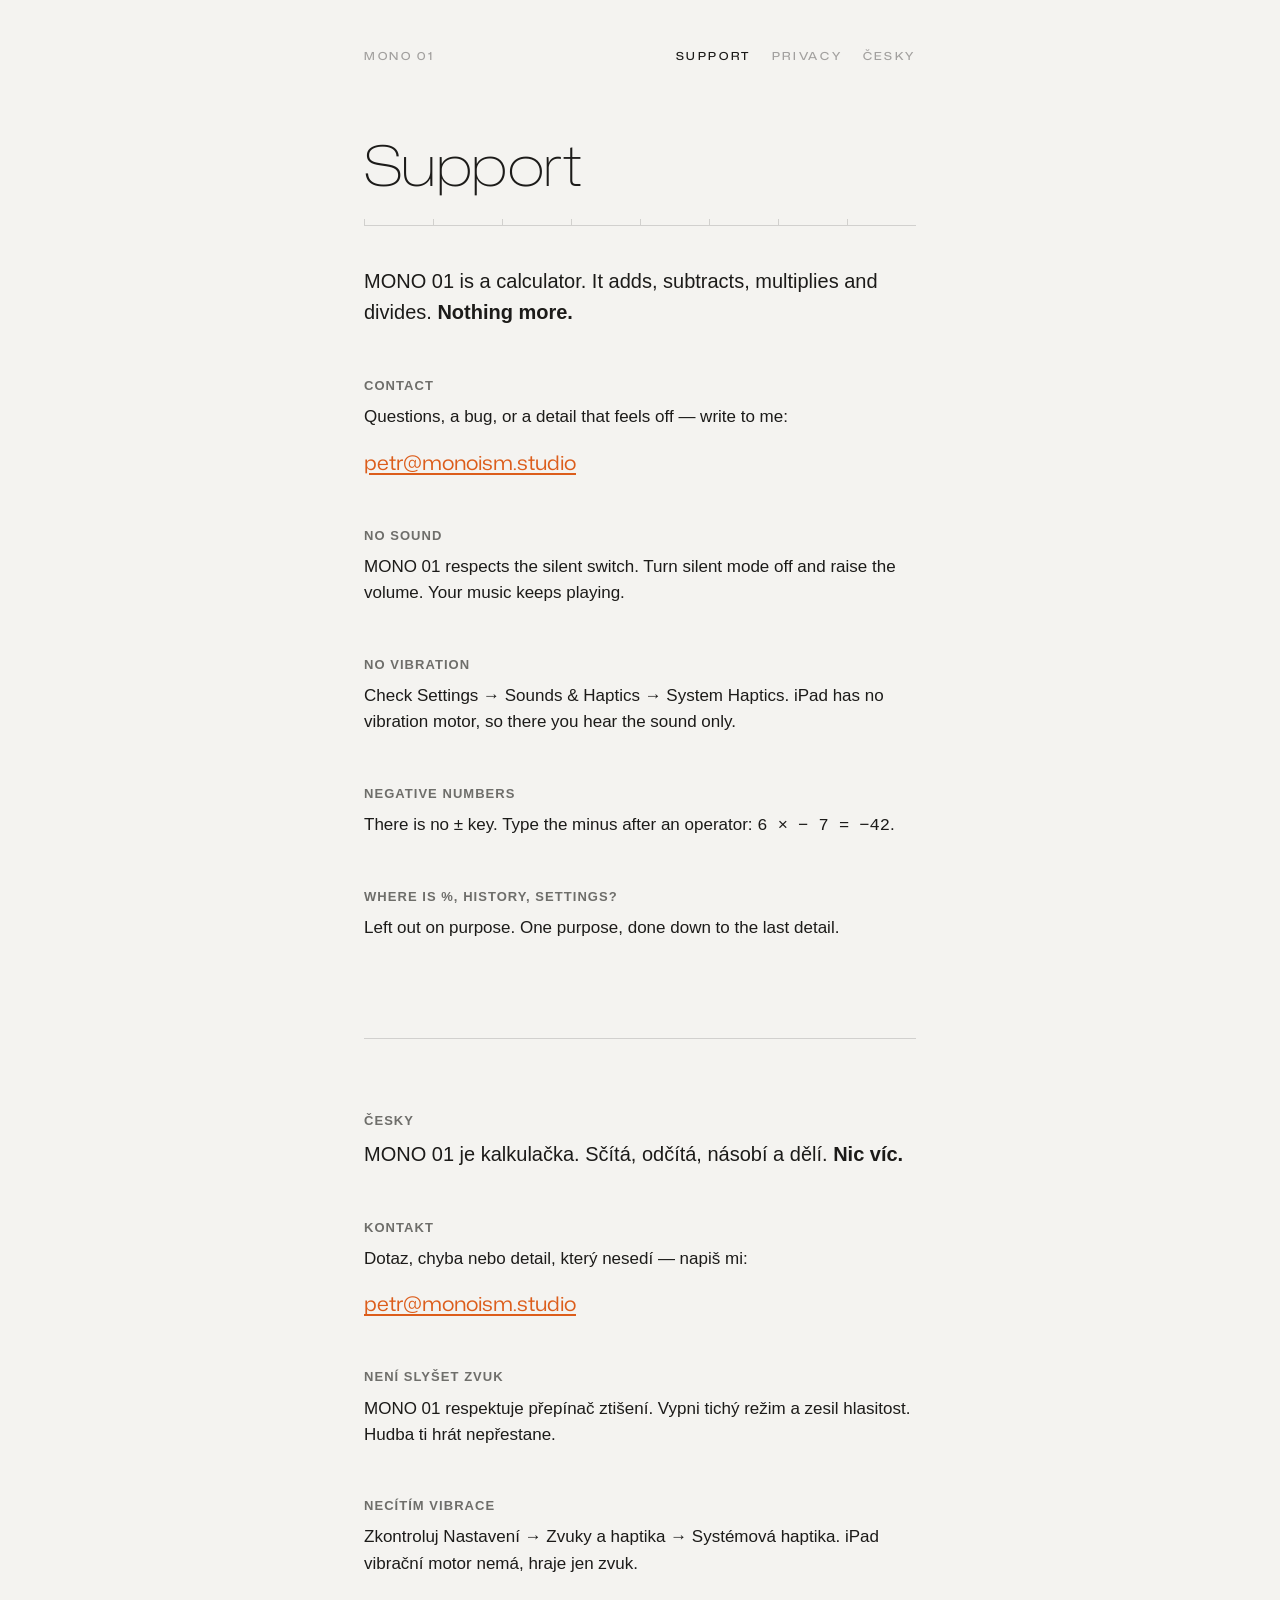
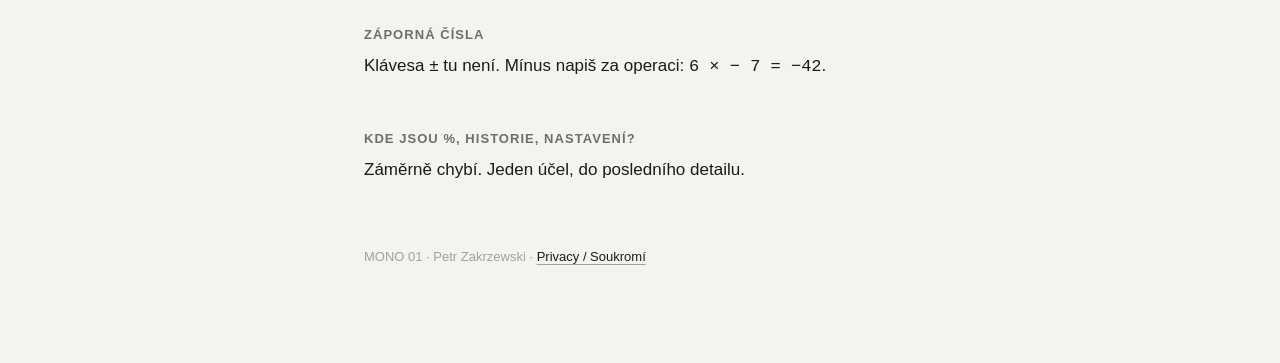
<file: index.html>
<!doctype html>
<html lang="en">
<head>
  <meta charset="utf-8">
  <meta name="viewport" content="width=device-width, initial-scale=1">
  <title>MONO</title>
  <meta name="color-scheme" content="light dark">
  <meta http-equiv="refresh" content="0; url=/support/">
  <link rel="canonical" href="https://monoism.studio/support/">
  <link rel="stylesheet" href="/style.css">
</head>
<body>
<main>
  <p><a href="/support/">MONO 01 — Support</a> · <a href="/privacy/">Privacy</a></p>
</main>
</body>
</html>
</file>
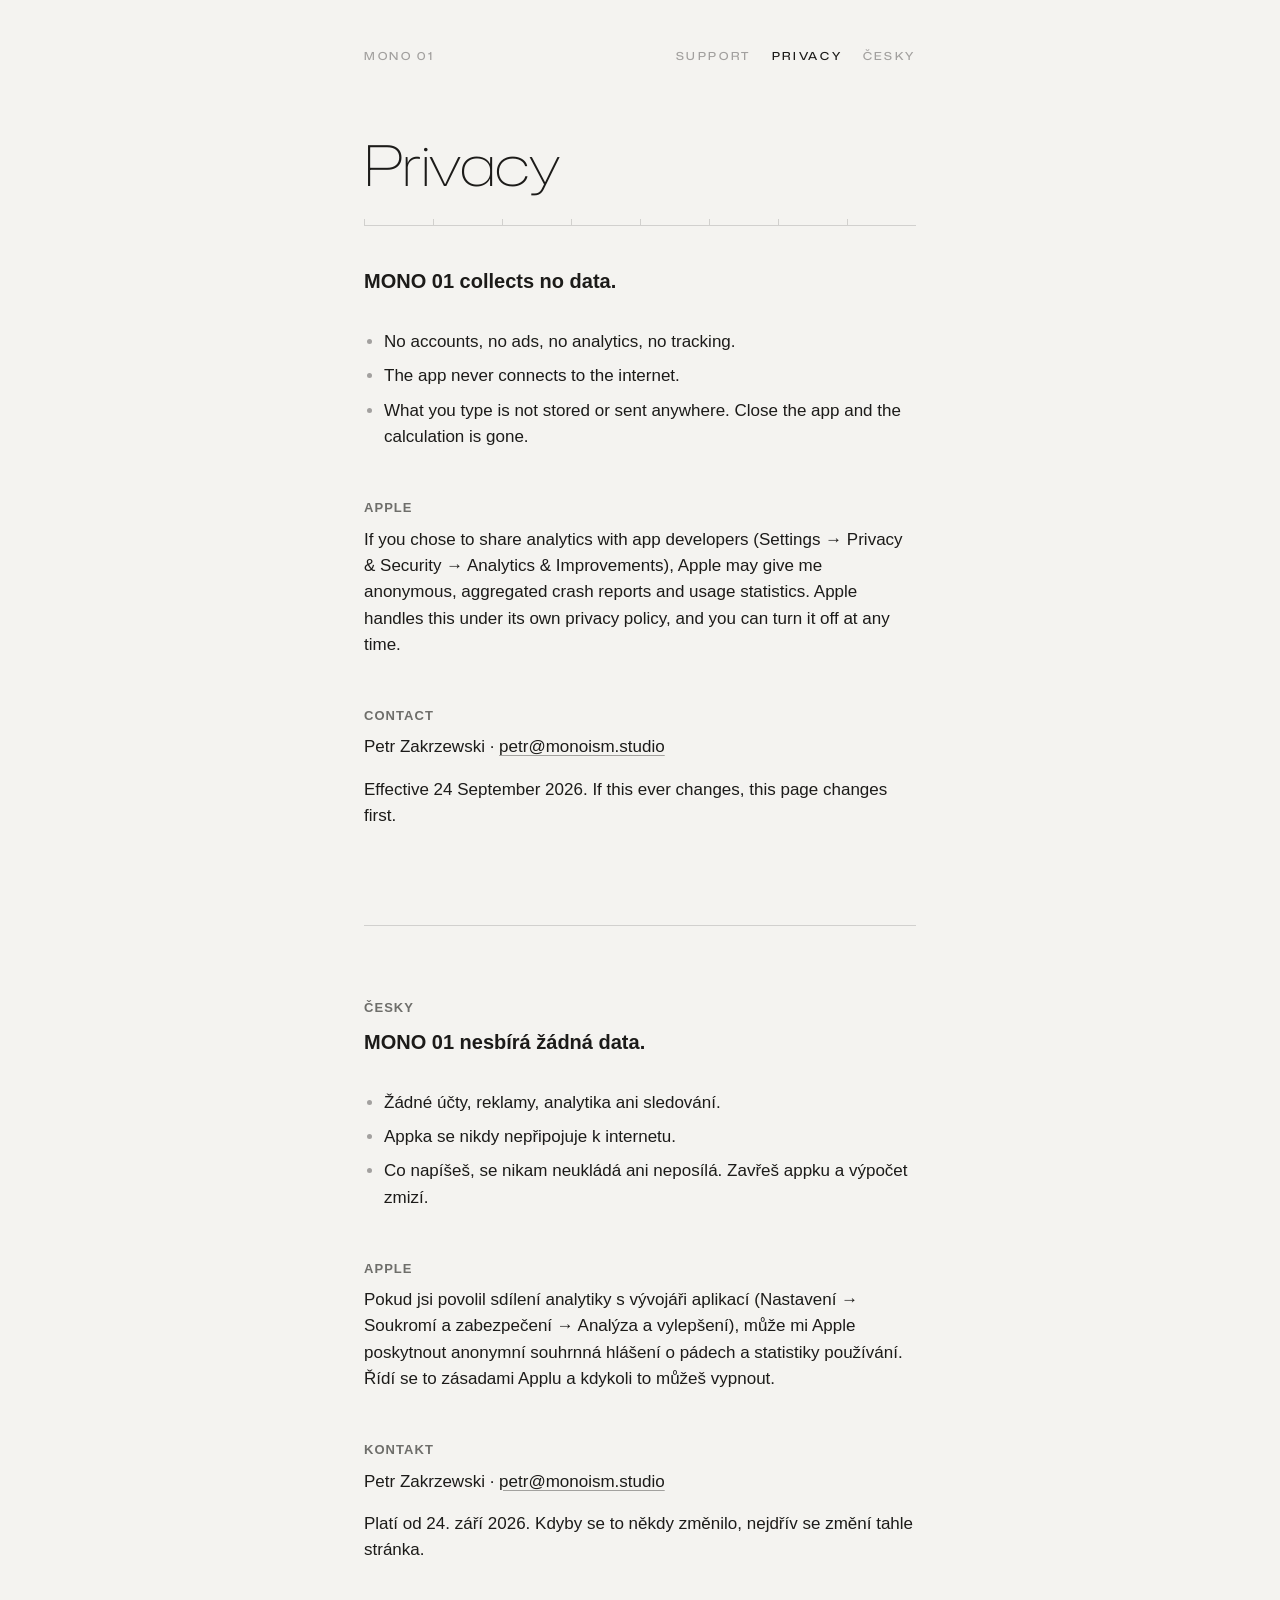
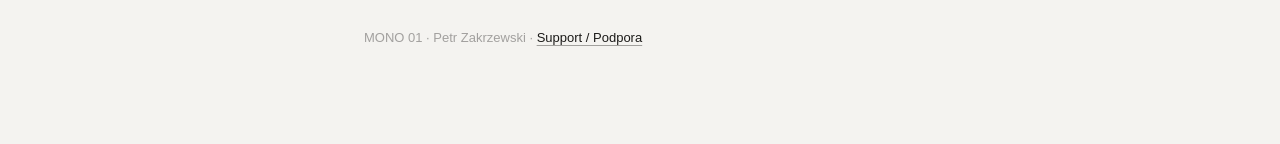
<file: privacy/index.html>
<!doctype html>
<html lang="en">
<head>
  <meta charset="utf-8">
  <meta name="viewport" content="width=device-width, initial-scale=1">
  <title>MONO 01 Privacy</title>
  <meta name="description" content="MONO 01 collects no data.">
  <meta name="color-scheme" content="light dark">
  <link rel="stylesheet" href="/style.css">
</head>
<body>
<main>
  <header class="brand">
    <a href="/support/">MONO 01</a>
    <nav>
      <a href="/support/">Support</a>
      <a href="/privacy/" aria-current="page">Privacy</a>
      <a href="#cs" lang="cs">Česky</a>
    </nav>
  </header>

  <h1>Privacy</h1>
  <div class="scale" aria-hidden="true"></div>

  <p class="lead"><strong>MONO 01 collects no data.</strong></p>

  <ul>
    <li>No accounts, no ads, no analytics, no tracking.</li>
    <li>The app never connects to the internet.</li>
    <li>What you type is not stored or sent anywhere. Close the app and the calculation is gone.</li>
  </ul>

  <h2>Apple</h2>
  <p>If you chose to share analytics with app developers (Settings → Privacy &amp; Security → Analytics &amp; Improvements), Apple may give me anonymous, aggregated crash reports and usage statistics. Apple handles this under its own privacy policy, and you can turn it off at any time.</p>

  <h2>Contact</h2>
  <p>Petr Zakrzewski · <a href="mailto:petr@monoism.studio">petr@monoism.studio</a></p>

  <p>Effective 24 September 2026. If this ever changes, this page changes first.</p>

  <section class="lang" id="cs" lang="cs">
    <h2>Česky</h2>
    <p class="lead"><strong>MONO 01 nesbírá žádná data.</strong></p>

    <ul>
      <li>Žádné účty, reklamy, analytika ani sledování.</li>
      <li>Appka se nikdy nepřipojuje k internetu.</li>
      <li>Co napíšeš, se nikam neukládá ani neposílá. Zavřeš appku a výpočet zmizí.</li>
    </ul>

    <h2>Apple</h2>
    <p>Pokud jsi povolil sdílení analytiky s vývojáři aplikací (Nastavení → Soukromí a zabezpečení → Analýza a vylepšení), může mi Apple poskytnout anonymní souhrnná hlášení o pádech a statistiky používání. Řídí se to zásadami Applu a kdykoli to můžeš vypnout.</p>

    <h2>Kontakt</h2>
    <p>Petr Zakrzewski · <a href="mailto:petr@monoism.studio">petr@monoism.studio</a></p>

    <p>Platí od 24. září 2026. Kdyby se to někdy změnilo, nejdřív se změní tahle stránka.</p>
  </section>

  <footer>MONO 01 · Petr Zakrzewski · <a href="/support/">Support / Podpora</a></footer>
</main>
</body>
</html>
</file>
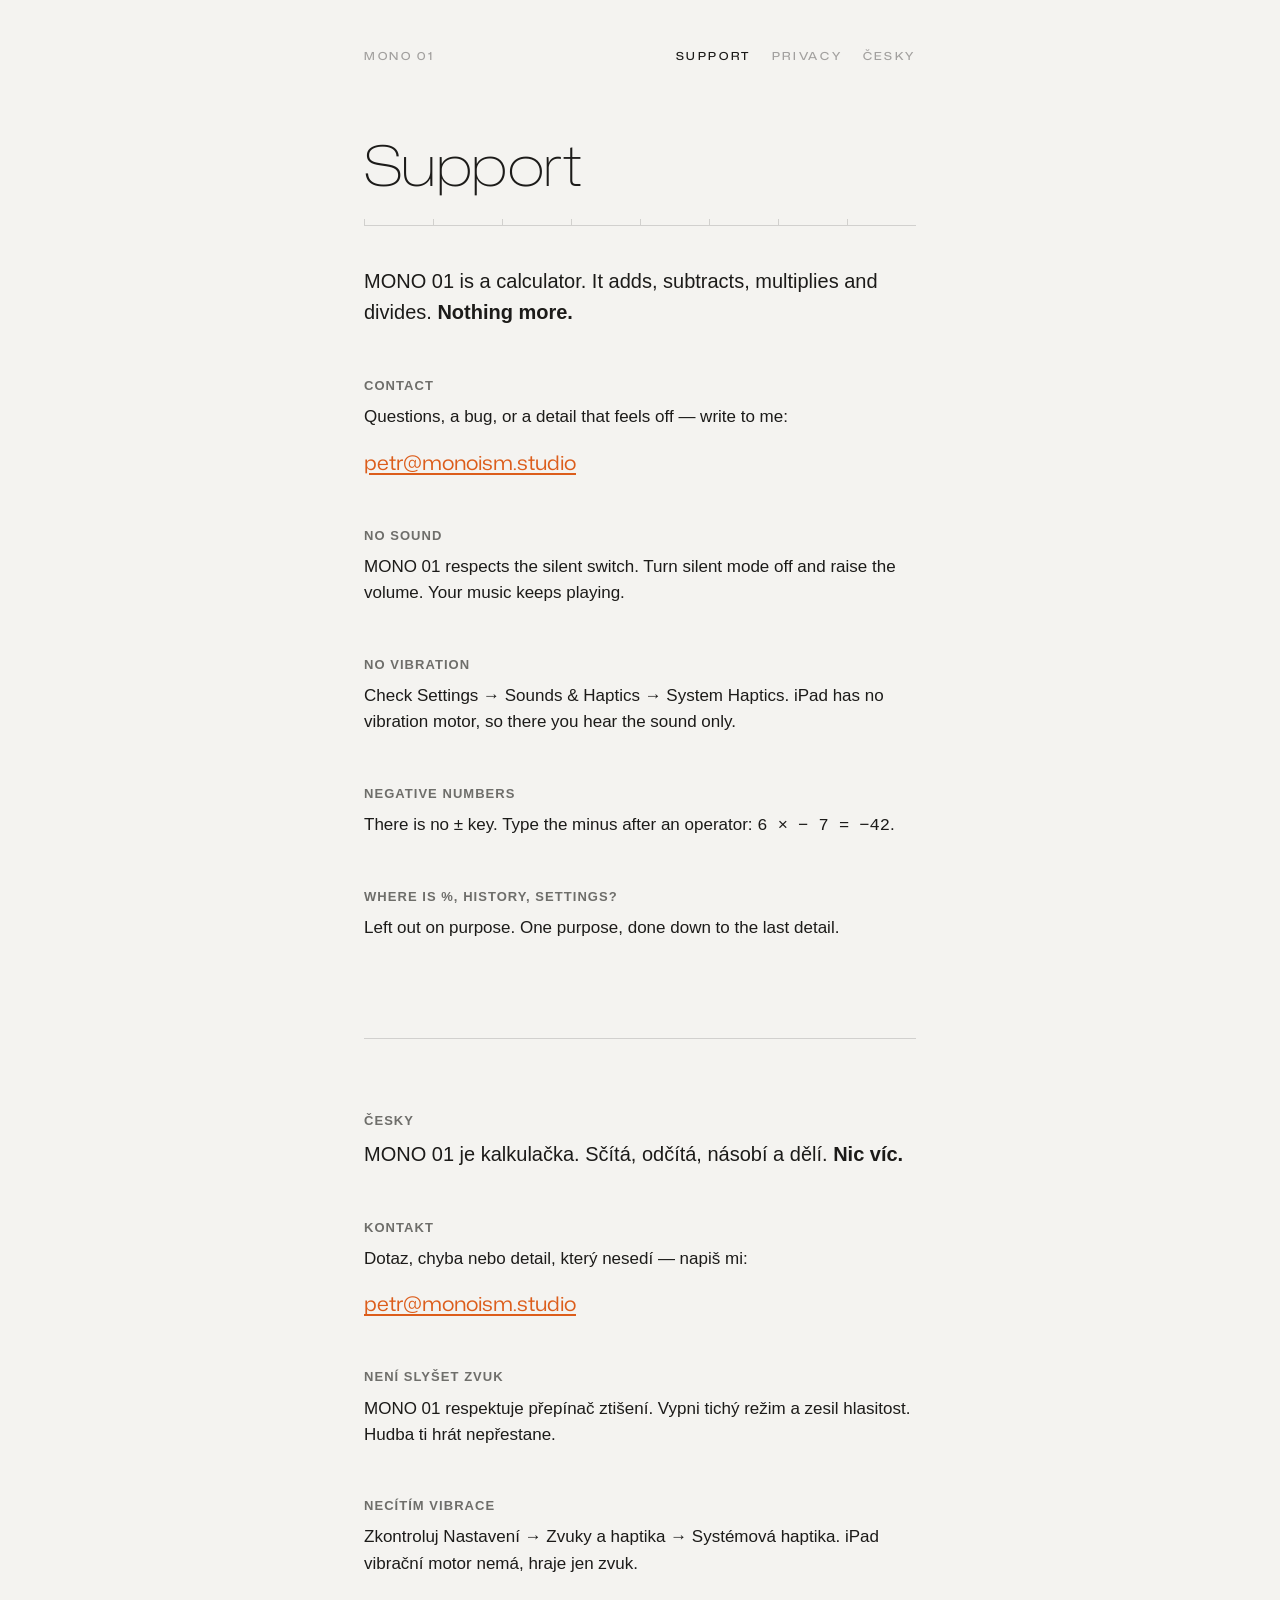
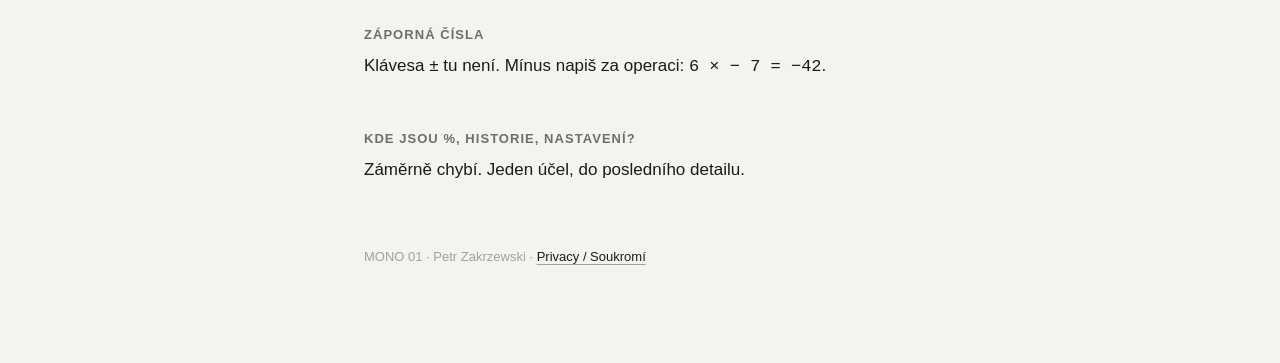
<file: support/index.html>
<!doctype html>
<html lang="en">
<head>
  <meta charset="utf-8">
  <meta name="viewport" content="width=device-width, initial-scale=1">
  <title>MONO 01 Support</title>
  <meta name="description" content="Support for MONO 01, a single-purpose calculator.">
  <meta name="color-scheme" content="light dark">
  <link rel="stylesheet" href="/style.css">
</head>
<body>
<main>
  <header class="brand">
    <a href="/support/">MONO 01</a>
    <nav>
      <a href="/support/" aria-current="page">Support</a>
      <a href="/privacy/">Privacy</a>
      <a href="#cs" lang="cs">Česky</a>
    </nav>
  </header>

  <h1>Support</h1>
  <div class="scale" aria-hidden="true"></div>

  <p class="lead">MONO 01 is a calculator. It adds, subtracts, multiplies and divides. <strong>Nothing more.</strong></p>

  <h2>Contact</h2>
  <p>Questions, a bug, or a detail that feels off — write to me:</p>
  <p><a class="contact" href="mailto:petr@monoism.studio">petr@monoism.studio</a></p>

  <h2>No sound</h2>
  <p>MONO 01 respects the silent switch. Turn silent mode off and raise the volume. Your music keeps playing.</p>

  <h2>No vibration</h2>
  <p>Check Settings → Sounds &amp; Haptics → System Haptics. iPad has no vibration motor, so there you hear the sound only.</p>

  <h2>Negative numbers</h2>
  <p>There is no ± key. Type the minus after an operator: <code>6 × − 7 = −42</code>.</p>

  <h2>Where is %, history, settings?</h2>
  <p>Left out on purpose. One purpose, done down to the last detail.</p>

  <section class="lang" id="cs" lang="cs">
    <h2>Česky</h2>
    <p class="lead">MONO 01 je kalkulačka. Sčítá, odčítá, násobí a dělí. <strong>Nic víc.</strong></p>

    <h2>Kontakt</h2>
    <p>Dotaz, chyba nebo detail, který nesedí — napiš mi:</p>
    <p><a class="contact" href="mailto:petr@monoism.studio">petr@monoism.studio</a></p>

    <h2>Není slyšet zvuk</h2>
    <p>MONO 01 respektuje přepínač ztišení. Vypni tichý režim a zesil hlasitost. Hudba ti hrát nepřestane.</p>

    <h2>Necítím vibrace</h2>
    <p>Zkontroluj Nastavení → Zvuky a haptika → Systémová haptika. iPad vibrační motor nemá, hraje jen zvuk.</p>

    <h2>Záporná čísla</h2>
    <p>Klávesa ± tu není. Mínus napiš za operaci: <code>6 × − 7 = −42</code>.</p>

    <h2>Kde jsou %, historie, nastavení?</h2>
    <p>Záměrně chybí. Jeden účel, do posledního detailu.</p>
  </section>

  <footer>MONO 01 · Petr Zakrzewski · <a href="/privacy/">Privacy / Soukromí</a></footer>
</main>
</body>
</html>
</file>
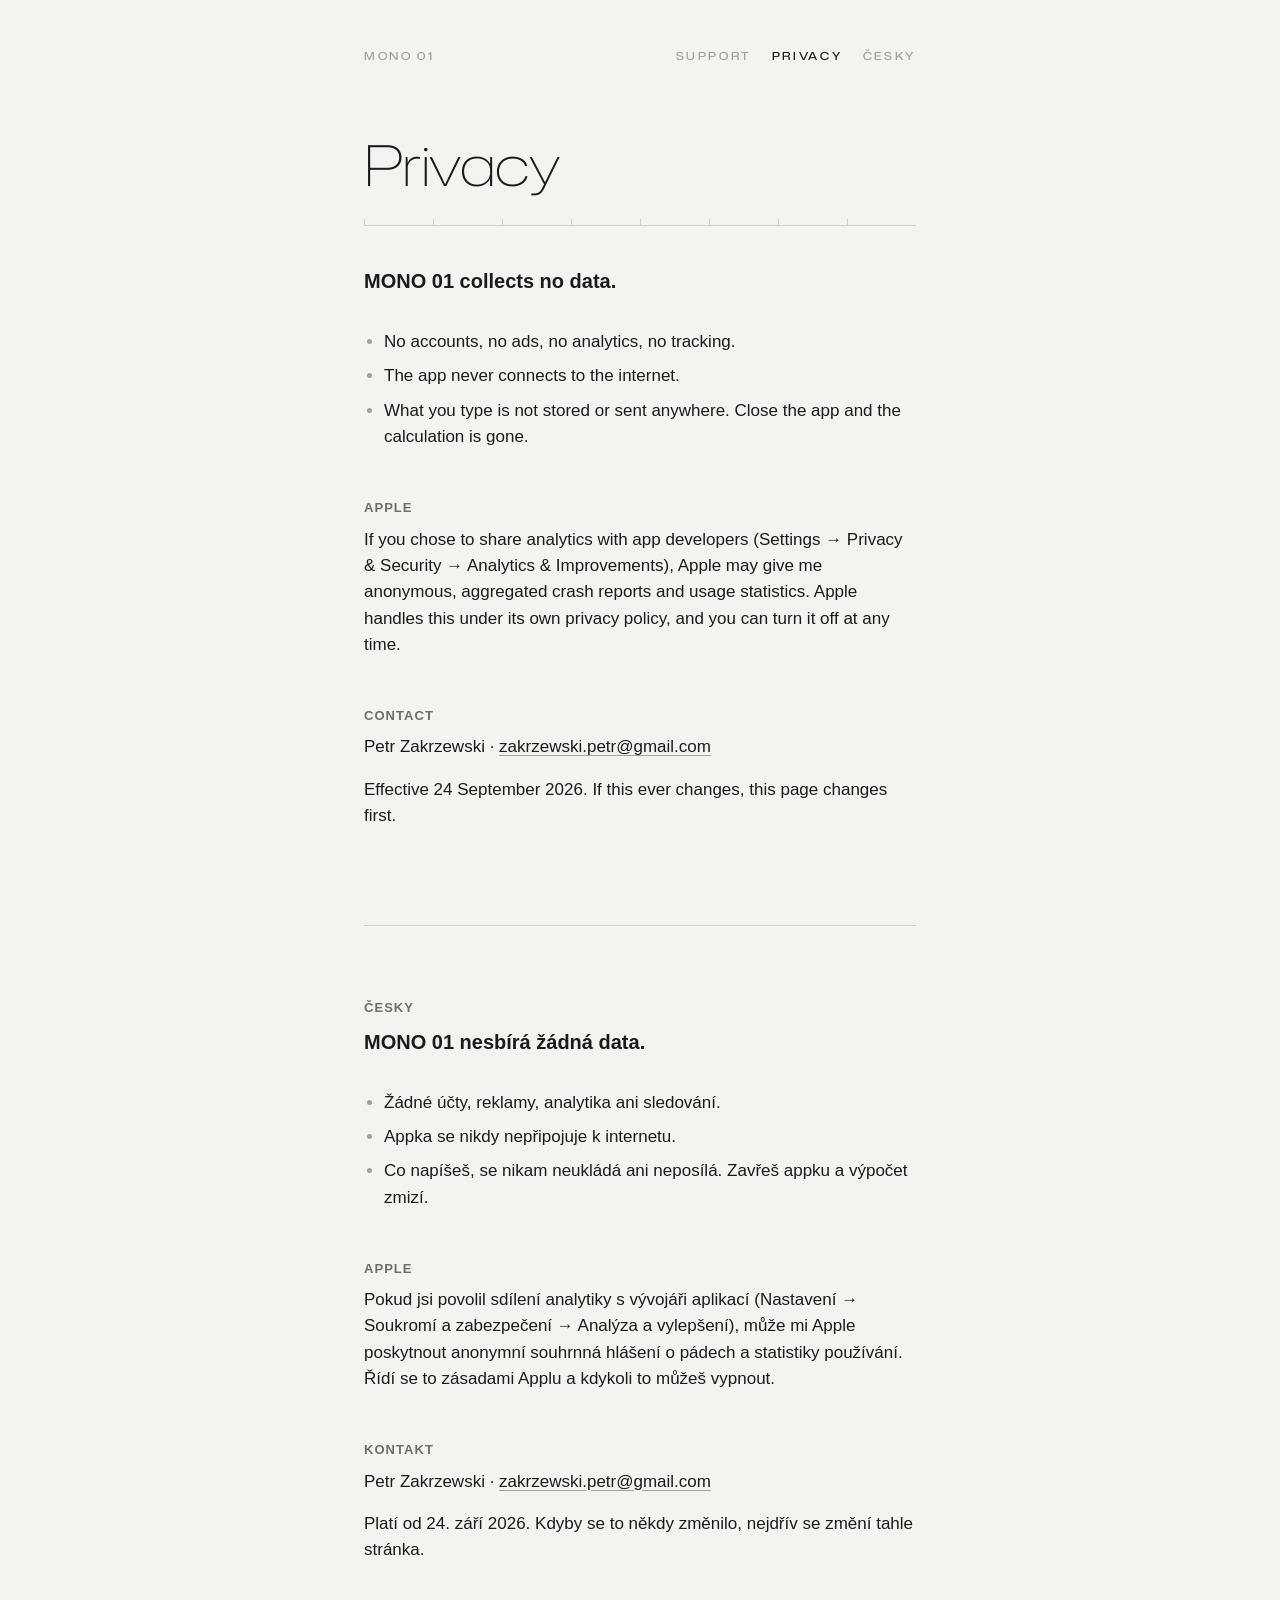
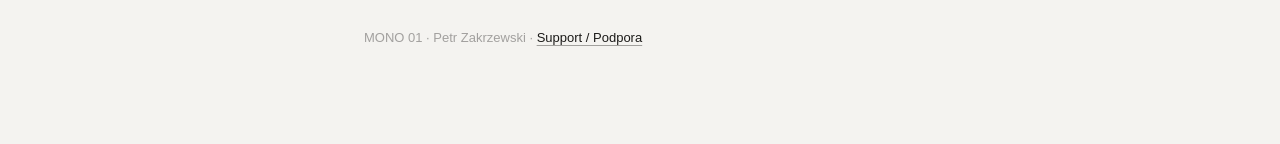
<file: privacy.html>
<!doctype html>
<html lang="en">
<head>
  <meta charset="utf-8">
  <meta name="viewport" content="width=device-width, initial-scale=1">
  <title>MONO 01 Privacy</title>
  <meta name="description" content="MONO 01 collects no data.">
  <meta name="color-scheme" content="light dark">
  <link rel="stylesheet" href="style.css">
</head>
<body>
<main>
  <header class="brand">
    <a href="./">MONO 01</a>
    <nav>
      <a href="./">Support</a>
      <a href="privacy.html" aria-current="page">Privacy</a>
      <a href="#cs" lang="cs">Česky</a>
    </nav>
  </header>

  <h1>Privacy</h1>
  <div class="scale" aria-hidden="true"></div>

  <p class="lead"><strong>MONO 01 collects no data.</strong></p>

  <ul>
    <li>No accounts, no ads, no analytics, no tracking.</li>
    <li>The app never connects to the internet.</li>
    <li>What you type is not stored or sent anywhere. Close the app and the calculation is gone.</li>
  </ul>

  <h2>Apple</h2>
  <p>If you chose to share analytics with app developers (Settings → Privacy &amp; Security → Analytics &amp; Improvements), Apple may give me anonymous, aggregated crash reports and usage statistics. Apple handles this under its own privacy policy, and you can turn it off at any time.</p>

  <h2>Contact</h2>
  <p>Petr Zakrzewski · <a href="mailto:zakrzewski.petr@gmail.com">zakrzewski.petr@gmail.com</a></p>

  <p>Effective 24 September 2026. If this ever changes, this page changes first.</p>

  <section class="lang" id="cs" lang="cs">
    <h2>Česky</h2>
    <p class="lead"><strong>MONO 01 nesbírá žádná data.</strong></p>

    <ul>
      <li>Žádné účty, reklamy, analytika ani sledování.</li>
      <li>Appka se nikdy nepřipojuje k internetu.</li>
      <li>Co napíšeš, se nikam neukládá ani neposílá. Zavřeš appku a výpočet zmizí.</li>
    </ul>

    <h2>Apple</h2>
    <p>Pokud jsi povolil sdílení analytiky s vývojáři aplikací (Nastavení → Soukromí a zabezpečení → Analýza a vylepšení), může mi Apple poskytnout anonymní souhrnná hlášení o pádech a statistiky používání. Řídí se to zásadami Applu a kdykoli to můžeš vypnout.</p>

    <h2>Kontakt</h2>
    <p>Petr Zakrzewski · <a href="mailto:zakrzewski.petr@gmail.com">zakrzewski.petr@gmail.com</a></p>

    <p>Platí od 24. září 2026. Kdyby se to někdy změnilo, nejdřív se změní tahle stránka.</p>
  </section>

  <footer>MONO 01 · Petr Zakrzewski · <a href="./">Support / Podpora</a></footer>
</main>
</body>
</html>
</file>
<file: style.css>
/* MONO — podpůrné stránky. Hodnoty podle .impeccable.md (plocha, inkoust, akcent, ciferník). */

@font-face {
  font-family: "Mona Sans";
  src: url("/MonaSans-Variable.ttf") format("truetype");
  font-weight: 200 900;
  font-stretch: 75% 125%;
  font-display: swap;
}

:root {
  --surface: #F4F3F0;
  --ink: #1C1B19;
  --accent: #DC5D1B;
  --ink-soft: rgba(28, 27, 25, 0.62);
  --ink-faint: rgba(28, 27, 25, 0.38);
  --hairline: rgba(28, 27, 25, 0.16);
}

@media (prefers-color-scheme: dark) {
  :root {
    --surface: #0E0E0F;
    --ink: #F1F0ED;
    --accent: #F07A3A;
    --ink-soft: rgba(241, 240, 237, 0.62);
    --ink-faint: rgba(241, 240, 237, 0.38);
    --hairline: rgba(241, 240, 237, 0.16);
  }
}

* { box-sizing: border-box; }

html { -webkit-text-size-adjust: 100%; }

body {
  margin: 0;
  background: var(--surface);
  color: var(--ink);
  font: 17px/1.55 -apple-system, BlinkMacSystemFont, "SF Pro Text", "Helvetica Neue", Arial, sans-serif;
  -webkit-font-smoothing: antialiased;
}

main {
  max-width: 600px;
  margin: 0 auto;
  padding: 48px 24px 96px;
}

/* značka přístroje — drobně, prostrkaně, nahoře */
.brand {
  display: flex;
  justify-content: space-between;
  align-items: baseline;
  font-family: "Mona Sans", sans-serif;
  font-stretch: 125%;
  font-weight: 500;
  font-size: 11px;
  letter-spacing: 0.24em;
  text-transform: uppercase;
  color: var(--ink-faint);
}
.brand a { color: inherit; text-decoration: none; }
.brand nav a + a { margin-left: 16px; }
.brand nav a[aria-current="page"] { color: var(--ink); }

/* ciferník */
h1 {
  margin: 72px 0 12px;
  font-family: "Mona Sans", sans-serif;
  font-stretch: 125%;
  font-weight: 200;
  font-size: 56px;
  line-height: 1;
  letter-spacing: -0.01em;
}

/* stupnice: vlasová čára s 8 ryskami */
.scale {
  height: 9px;
  margin: 24px 0 40px;
  border-bottom: 1px solid var(--hairline);
  background: repeating-linear-gradient(to right,
      var(--hairline) 0 1px, transparent 1px calc(100% / 8)) bottom / 100% 6px no-repeat;
}

.lead { font-size: 20px; margin: 0 0 32px; }
.lead strong { font-weight: 600; }

h2 {
  margin: 48px 0 8px;
  font-size: 13px;
  font-weight: 600;
  letter-spacing: 0.08em;
  text-transform: uppercase;
  color: var(--ink-soft);
}

p, ul { margin: 0 0 16px; }
ul { padding-left: 20px; }
li { margin-bottom: 8px; }
li::marker { color: var(--ink-faint); }

a { color: var(--ink); text-underline-offset: 3px; text-decoration-color: var(--ink-faint); }
a:hover { text-decoration-color: var(--ink); }

/* jediný akcent: kontakt jako hlavní akce stránky */
.contact {
  font-family: "Mona Sans", sans-serif;
  font-stretch: 110%;
  font-size: 20px;
  color: var(--accent);
  text-decoration-color: var(--accent);
}

.lang { margin-top: 96px; padding-top: 24px; border-top: 1px solid var(--hairline); }

footer {
  margin-top: 64px;
  font-size: 13px;
  color: var(--ink-faint);
}

@media (max-width: 420px) {
  h1 { font-size: 44px; margin-top: 56px; }
}
</file>
